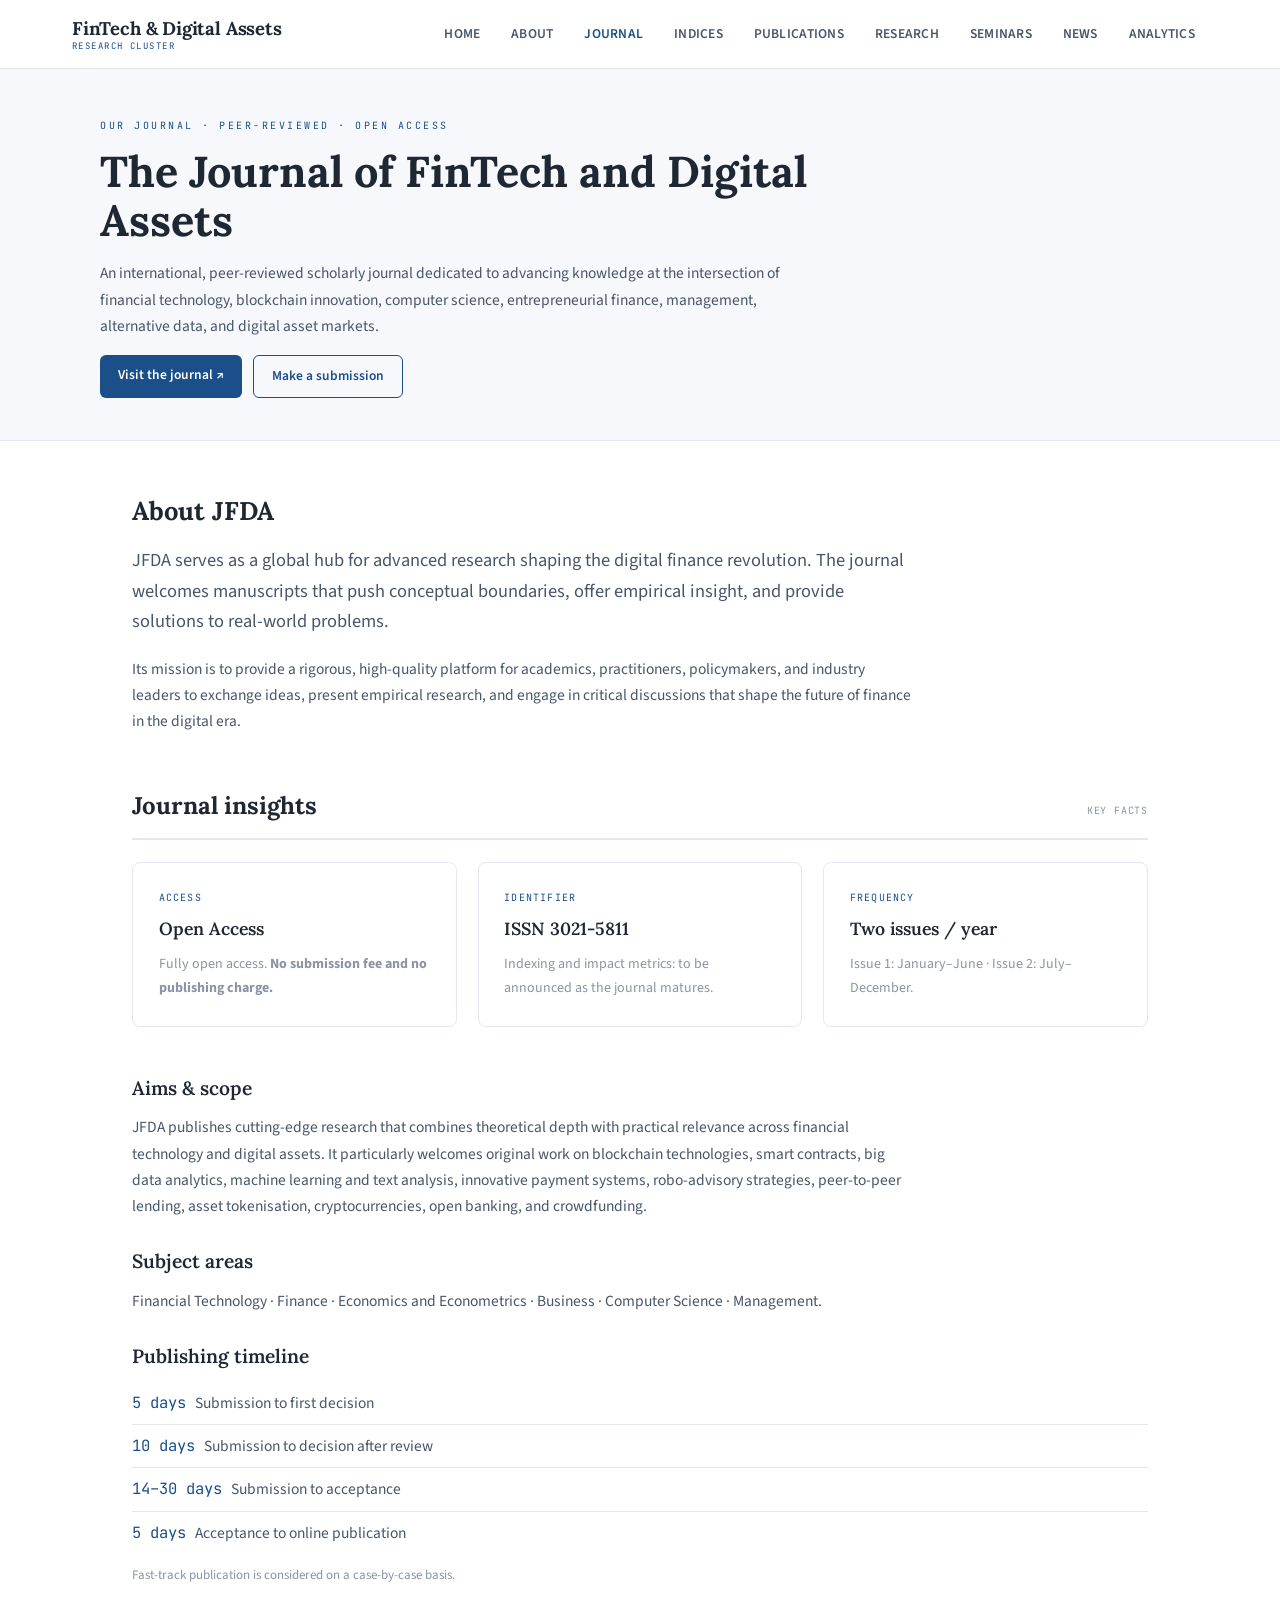
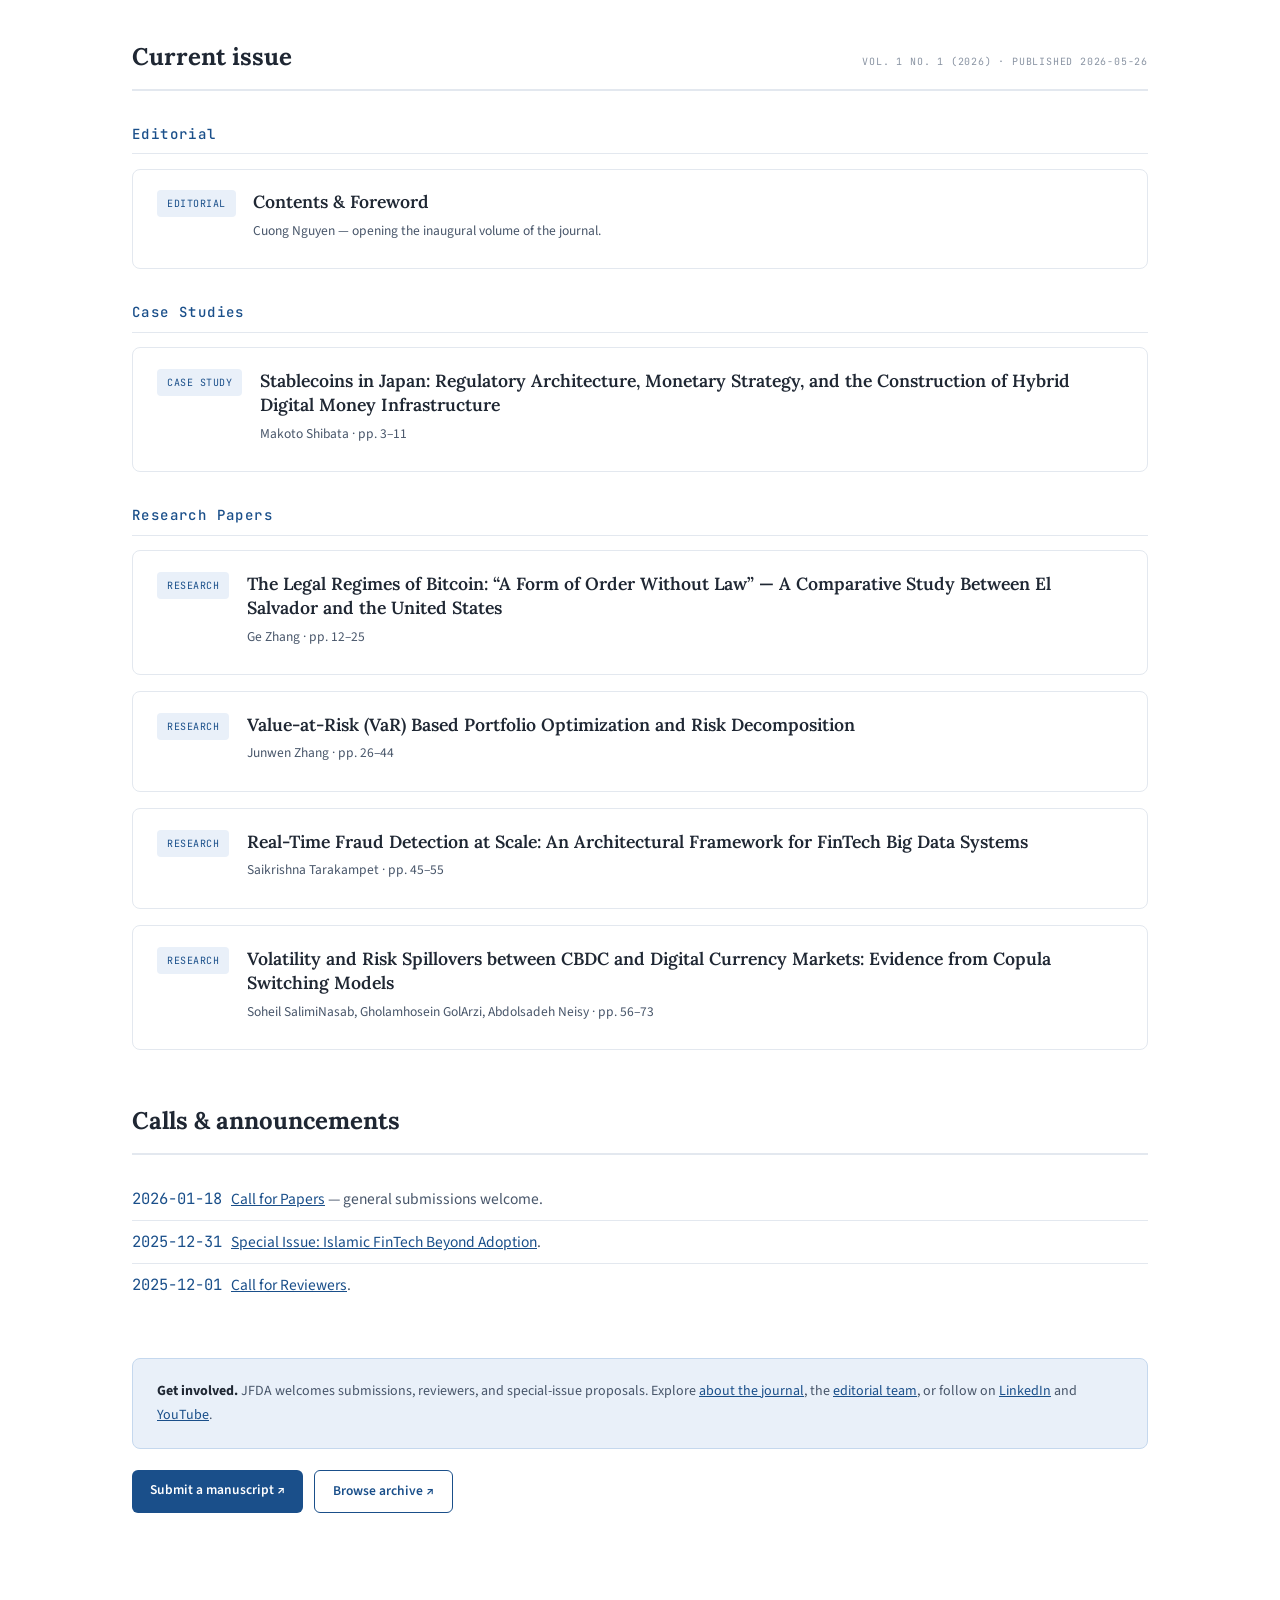
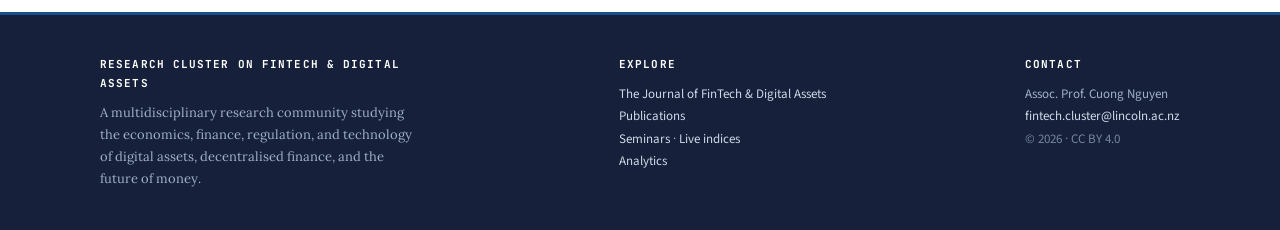
<file: fintech-cluster-website/journal.html>
<!DOCTYPE html>
<html lang="en">
<head>
<meta charset="UTF-8"/>
<meta name="viewport" content="width=device-width,initial-scale=1.0"/>
<title>The Journal of FinTech and Digital Assets (JFDA)</title>
<meta name="description" content="The Journal of FinTech and Digital Assets (JFDA) — an international, peer-reviewed journal published at Lincoln University."/>
<link rel="preconnect" href="https://fonts.googleapis.com"/>
<link rel="preconnect" href="https://fonts.gstatic.com" crossorigin/>
<link href="https://fonts.googleapis.com/css2?family=Lora:ital,wght@0,400;0,500;0,600;0,700;1,400&family=Source+Sans+3:wght@300;400;600;700&family=JetBrains+Mono:wght@300;400;500&display=swap" rel="stylesheet"/>
<link rel="stylesheet" href="assets/style.css"/>
</head>
<body>

<div class="hero">
  <div class="hero-inner">
    <div class="hero-kicker">Our Journal · Peer-reviewed · Open Access</div>
    <h1 class="hero-title">The Journal of FinTech and Digital Assets</h1>
    <p class="hero-desc">
      An international, peer-reviewed scholarly journal dedicated to advancing knowledge at the
      intersection of financial technology, blockchain innovation, computer science,
      entrepreneurial finance, management, alternative data, and digital asset markets.
    </p>
    <div class="btn-row">
      <a class="btn" href="https://journals.lincoln.ac.nz/index.php/JFDA" target="_blank" rel="noopener">Visit the journal ↗</a>
      <a class="btn btn-outline" href="https://journals.lincoln.ac.nz/index.php/JFDA/about/submissions" target="_blank" rel="noopener">Make a submission</a>
    </div>
  </div>
</div>

<div class="main">

  <section class="section">
    <h2 class="block">About JFDA</h2>
    <p class="lead">
      JFDA serves as a global hub for advanced research shaping the digital finance revolution.
      The journal welcomes manuscripts that push conceptual boundaries, offer empirical insight,
      and provide solutions to real-world problems.
    </p>
    <p class="body">
      Its mission is to provide a rigorous, high-quality platform for academics, practitioners,
      policymakers, and industry leaders to exchange ideas, present empirical research, and engage
      in critical discussions that shape the future of finance in the digital era.
    </p>
  </section>

  <section class="section">
    <div class="section-header">
      <div class="section-title">Journal insights</div>
      <div class="section-meta">KEY FACTS</div>
    </div>

    <div class="card-grid">
      <div class="card">
        <div class="theme-tag">Access</div>
        <h3 class="block" style="font-size:1.1rem;margin-top:.2rem">Open Access</h3>
        <p class="muted" style="font-size:14px">Fully open access. <strong>No submission fee and no publishing charge.</strong></p>
      </div>
      <div class="card">
        <div class="theme-tag">Identifier</div>
        <h3 class="block" style="font-size:1.1rem;margin-top:.2rem">ISSN 3021-5811</h3>
        <p class="muted" style="font-size:14px">Indexing and impact metrics: to be announced as the journal matures.</p>
      </div>
      <div class="card">
        <div class="theme-tag">Frequency</div>
        <h3 class="block" style="font-size:1.1rem;margin-top:.2rem">Two issues / year</h3>
        <p class="muted" style="font-size:14px">Issue 1: January–June · Issue 2: July–December.</p>
      </div>
    </div>

    <h3 class="block">Aims &amp; scope</h3>
    <p class="body">
      JFDA publishes cutting-edge research that combines theoretical depth with practical relevance
      across financial technology and digital assets. It particularly welcomes original work on
      blockchain technologies, smart contracts, big data analytics, machine learning and text
      analysis, innovative payment systems, robo-advisory strategies, peer-to-peer lending,
      asset tokenisation, cryptocurrencies, open banking, and crowdfunding.
    </p>

    <h3 class="block">Subject areas</h3>
    <p class="body">
      Financial Technology · Finance · Economics and Econometrics · Business ·
      Computer Science · Management.
    </p>

    <h3 class="block">Publishing timeline</h3>
    <ul class="clean">
      <li><span class="mono" style="color:var(--accent)">5 days</span> &nbsp; Submission to first decision</li>
      <li><span class="mono" style="color:var(--accent)">10 days</span> &nbsp; Submission to decision after review</li>
      <li><span class="mono" style="color:var(--accent)">14–30 days</span> &nbsp; Submission to acceptance</li>
      <li><span class="mono" style="color:var(--accent)">5 days</span> &nbsp; Acceptance to online publication</li>
    </ul>
    <p class="muted" style="font-size:13px;margin-top:.6rem">Fast-track publication is considered on a case-by-case basis.</p>
  </section>

  <section class="section">
    <div class="section-header">
      <div class="section-title">Current issue</div>
      <div class="section-meta">VOL. 1 NO. 1 (2026) · PUBLISHED 2026-05-26</div>
    </div>

    <div class="pub-year">Editorial</div>
    <div class="news-item">
      <div class="news-source">EDITORIAL</div>
      <div class="news-body">
        <h4><a href="https://journals.lincoln.ac.nz/index.php/JFDA/issue/current" target="_blank" rel="noopener">Contents &amp; Foreword</a></h4>
        <p class="muted">Cuong Nguyen — opening the inaugural volume of the journal.</p>
      </div>
    </div>

    <div class="pub-year">Case Studies</div>
    <div class="news-item">
      <div class="news-source">CASE STUDY</div>
      <div class="news-body">
        <h4><a href="https://journals.lincoln.ac.nz/index.php/JFDA/issue/current" target="_blank" rel="noopener">Stablecoins in Japan: Regulatory Architecture, Monetary Strategy, and the Construction of Hybrid Digital Money Infrastructure</a></h4>
        <p class="muted">Makoto Shibata · pp. 3–11</p>
      </div>
    </div>

    <div class="pub-year">Research Papers</div>
    <div class="news-item">
      <div class="news-source">RESEARCH</div>
      <div class="news-body">
        <h4><a href="https://journals.lincoln.ac.nz/index.php/JFDA/issue/current" target="_blank" rel="noopener">The Legal Regimes of Bitcoin: “A Form of Order Without Law” — A Comparative Study Between El Salvador and the United States</a></h4>
        <p class="muted">Ge Zhang · pp. 12–25</p>
      </div>
    </div>
    <div class="news-item">
      <div class="news-source">RESEARCH</div>
      <div class="news-body">
        <h4><a href="https://journals.lincoln.ac.nz/index.php/JFDA/issue/current" target="_blank" rel="noopener">Value-at-Risk (VaR) Based Portfolio Optimization and Risk Decomposition</a></h4>
        <p class="muted">Junwen Zhang · pp. 26–44</p>
      </div>
    </div>
    <div class="news-item">
      <div class="news-source">RESEARCH</div>
      <div class="news-body">
        <h4><a href="https://journals.lincoln.ac.nz/index.php/JFDA/issue/current" target="_blank" rel="noopener">Real-Time Fraud Detection at Scale: An Architectural Framework for FinTech Big Data Systems</a></h4>
        <p class="muted">Saikrishna Tarakampet · pp. 45–55</p>
      </div>
    </div>
    <div class="news-item">
      <div class="news-source">RESEARCH</div>
      <div class="news-body">
        <h4><a href="https://journals.lincoln.ac.nz/index.php/JFDA/issue/current" target="_blank" rel="noopener">Volatility and Risk Spillovers between CBDC and Digital Currency Markets: Evidence from Copula Switching Models</a></h4>
        <p class="muted">Soheil SalimiNasab, Gholamhosein GolArzi, Abdolsadeh Neisy · pp. 56–73</p>
      </div>
    </div>
  </section>

  <section class="section">
    <div class="section-header"><div class="section-title">Calls &amp; announcements</div></div>
    <ul class="clean">
      <li><span class="mono" style="color:var(--accent)">2026-01-18</span> &nbsp; <a href="https://journals.lincoln.ac.nz/index.php/JFDA/announcement" target="_blank" rel="noopener">Call for Papers</a> — general submissions welcome.</li>
      <li><span class="mono" style="color:var(--accent)">2025-12-31</span> &nbsp; <a href="https://journals.lincoln.ac.nz/index.php/JFDA/announcement" target="_blank" rel="noopener">Special Issue: Islamic FinTech Beyond Adoption</a>.</li>
      <li><span class="mono" style="color:var(--accent)">2025-12-01</span> &nbsp; <a href="https://journals.lincoln.ac.nz/index.php/JFDA/announcement" target="_blank" rel="noopener">Call for Reviewers</a>.</li>
    </ul>
  </section>

  <section class="section">
    <div class="callout">
      <strong>Get involved.</strong> JFDA welcomes submissions, reviewers, and special-issue
      proposals. Explore <a href="https://journals.lincoln.ac.nz/index.php/JFDA/about" target="_blank" rel="noopener">about the journal</a>,
      the <a href="https://journals.lincoln.ac.nz/index.php/JFDA/about/editorialTeam" target="_blank" rel="noopener">editorial team</a>,
      or follow on
      <a href="https://www.linkedin.com/company/the-journal-of-fintech-and-digital-assets/" target="_blank" rel="noopener">LinkedIn</a>
      and <a href="https://www.youtube.com/@jfda2025" target="_blank" rel="noopener">YouTube</a>.
    </div>
    <div class="btn-row">
      <a class="btn" href="https://journals.lincoln.ac.nz/index.php/JFDA/about/submissions" target="_blank" rel="noopener">Submit a manuscript ↗</a>
      <a class="btn btn-outline" href="https://journals.lincoln.ac.nz/index.php/JFDA/issue/archive" target="_blank" rel="noopener">Browse archive ↗</a>
    </div>
  </section>

</div>

<script src="assets/site.js"></script>
</body>
</html>
</file>
<file: fintech-cluster-website/assets/style.css>
/* ============================================================
   Research Cluster on FinTech & Digital Assets
   Shared stylesheet — clean academic aesthetic
   (palette & type inspired by anh-tuan-le.github.io)
   ============================================================ */

:root{
  --bg:#ffffff;
  --bg-alt:#f6f8fb;
  --surface:#ffffff;
  --surface2:#f1f4f8;
  --border:#e3e8ef;
  --border2:#cdd5e0;
  --ink:#1f2733;
  --ink2:#48566a;
  --ink3:#8a94a3;
  --accent:#1a4f8a;
  --accent2:#2e72c4;
  --accent-light:#e9f0f9;
  --gold:#c08a2d;
  --red:#c0392b;
  --green:#1a7a4f;
  --amber:#c07a1a;
  --purple:#7a3d9c;
  --rule:#e3e8ef;
  --maxw:1080px;
  --serif:'Lora', Georgia, 'Times New Roman', serif;
  --sans:'Source Sans 3','Segoe UI', system-ui, sans-serif;
  --mono:'JetBrains Mono', monospace;
}

*,*::before,*::after{box-sizing:border-box;margin:0;padding:0}
html{scroll-behavior:smooth}
body{background:var(--bg);color:var(--ink);font-family:var(--sans);font-size:15.5px;line-height:1.7;min-height:100vh;display:flex;flex-direction:column}
a{color:var(--accent)}
a:hover{color:var(--accent2)}
img{max-width:100%;display:block}

/* TOP NAV */
.navbar{background:#fff;border-bottom:1px solid var(--border);position:sticky;top:0;z-index:100}
.navbar-inner{max-width:1200px;margin:0 auto;padding:0 2rem;height:68px;display:flex;align-items:center;justify-content:space-between;gap:1rem}
.navbar-brand{font-family:var(--serif);font-weight:700;font-size:1.15rem;color:var(--ink);text-decoration:none;letter-spacing:-.01em;line-height:1.2}
.navbar-brand span{display:block;font-family:var(--mono);font-size:9px;font-weight:400;letter-spacing:.16em;text-transform:uppercase;color:var(--accent);margin-top:2px}
.navbar-links{display:flex;align-items:center;gap:.3rem;flex-wrap:wrap}
.navbar-links a{font-family:var(--sans);font-size:13.5px;font-weight:600;letter-spacing:.02em;text-transform:uppercase;padding:9px 13px;color:var(--ink2);text-decoration:none;border-radius:4px;transition:all .15s;white-space:nowrap}
.navbar-links a:hover{color:var(--accent);background:var(--accent-light)}
.navbar-links a.active{color:var(--accent)}
.navbar-toggle{display:none;background:none;border:none;font-size:1.5rem;color:var(--ink);cursor:pointer}
@media(max-width:840px){
  .navbar-toggle{display:block}
  .navbar-links{display:none;position:absolute;top:68px;left:0;right:0;background:#fff;flex-direction:column;align-items:stretch;gap:0;border-bottom:1px solid var(--border);box-shadow:0 8px 20px rgba(0,0,0,.06);padding:.5rem 0}
  .navbar-links.open{display:flex}
  .navbar-links a{padding:12px 2rem;border-radius:0}
}

/* HERO with BACKGROUND IMAGE */
.hero-bg{position:relative;background:linear-gradient(180deg,rgba(15,28,52,.55),rgba(15,28,52,.72)),url('../img/hero-bg.jpg') center/cover no-repeat;background-color:#0f1c34;border-bottom:3px solid var(--accent);color:#fff;padding:5.5rem 2rem;text-align:left}
.hero-bg-inner{max-width:var(--maxw);margin:0 auto}
.hero-bg-kicker{font-family:var(--mono);font-size:11px;letter-spacing:.28em;text-transform:uppercase;color:#bcd4ee;margin-bottom:1.2rem}
.hero-bg-title{font-family:var(--serif);font-weight:700;font-size:clamp(2.2rem,5.5vw,4rem);line-height:1.08;text-shadow:0 2px 24px rgba(0,0,0,.35);max-width:900px}
.hero-bg-sub{font-size:clamp(1rem,2vw,1.2rem);color:#e4ecf6;margin-top:1.2rem;max-width:640px;line-height:1.6;font-weight:300}
.hero-bg-pills{display:flex;gap:.55rem;flex-wrap:wrap;margin-top:1.8rem}
.hero-bg-pills .pill{font-family:var(--mono);font-size:10px;letter-spacing:.1em;padding:5px 12px;border:1px solid rgba(255,255,255,.3);border-radius:20px;color:#dce7f3;background:rgba(255,255,255,.07);backdrop-filter:blur(4px)}

/* SIMPLE PAGE HERO */
.hero{background:var(--bg-alt);border-bottom:1px solid var(--border);padding:3rem 2rem 2.6rem}
.hero-inner{max-width:var(--maxw);margin:0 auto}
.hero-kicker{font-family:var(--mono);font-size:10px;letter-spacing:.25em;text-transform:uppercase;color:var(--accent);margin-bottom:.9rem}
.hero-title{font-family:var(--serif);font-size:clamp(1.9rem,4vw,2.7rem);font-weight:700;line-height:1.13;color:var(--ink);max-width:800px;margin-bottom:.9rem}
.hero-desc{font-size:15.5px;line-height:1.7;color:var(--ink2);max-width:680px}
.hero-pills{display:flex;gap:.5rem;flex-wrap:wrap;margin-top:1.4rem}
.pill{font-family:var(--mono);font-size:10px;letter-spacing:.1em;padding:4px 11px;border:1px solid var(--border2);border-radius:3px;color:var(--ink3);background:var(--surface2)}

/* LAYOUT */
.main{max-width:var(--maxw);margin:0 auto;padding:3rem 2rem;width:100%;flex:1}
.section{margin-bottom:3.2rem}
.section-header{display:flex;align-items:baseline;justify-content:space-between;gap:1rem;margin-bottom:1.4rem;padding-bottom:.7rem;border-bottom:2px solid var(--rule)}
.section-title{font-family:var(--serif);font-size:1.5rem;font-weight:700;color:var(--ink)}
.section-meta{font-family:var(--mono);font-size:10px;color:var(--ink3);letter-spacing:.08em;white-space:nowrap}
h2.block{font-family:var(--serif);font-size:1.6rem;font-weight:700;margin:0 0 .8rem;color:var(--ink)}
h3.block{font-family:var(--serif);font-size:1.2rem;font-weight:600;margin:1.6rem 0 .6rem;color:var(--ink)}
p.body{color:var(--ink2);margin-bottom:1rem;max-width:780px}
.lead{font-size:1.15rem;color:var(--ink2);line-height:1.65;max-width:780px;margin-bottom:1.2rem}

/* CARDS */
.card{background:var(--surface);border:1px solid var(--border);border-radius:8px;padding:1.6rem;margin-bottom:1.2rem;transition:box-shadow .2s,transform .2s}
.card:hover{box-shadow:0 6px 22px rgba(20,40,80,.08);transform:translateY(-2px)}
.card-grid{display:grid;grid-template-columns:repeat(auto-fit,minmax(260px,1fr));gap:1.3rem}

/* PEOPLE */
.people-grid{display:grid;grid-template-columns:repeat(auto-fill,minmax(190px,1fr));gap:1.6rem}
.person{text-align:center}
.person-photo{width:120px;height:120px;border-radius:50%;margin:0 auto .8rem;object-fit:cover;background:linear-gradient(135deg,var(--accent-light),var(--surface2));border:3px solid #fff;box-shadow:0 3px 12px rgba(20,40,80,.1);display:flex;align-items:center;justify-content:center;font-family:var(--serif);font-size:2rem;color:var(--accent);font-weight:600}
.person-name{font-family:var(--serif);font-weight:600;font-size:1.05rem;color:var(--ink)}
.person-role{font-size:13px;color:var(--ink3);margin-top:.1rem}
.person-links{margin-top:.4rem;display:flex;gap:.6rem;justify-content:center;font-size:11px;font-family:var(--mono)}

/* FEATURE */
.feature{display:grid;grid-template-columns:160px 1fr;gap:1.6rem;align-items:center;background:var(--bg-alt);border:1px solid var(--border);border-radius:10px;padding:1.8rem}
@media(max-width:620px){.feature{grid-template-columns:1fr;text-align:center}}
.feature-badge{width:140px;height:140px;border-radius:12px;background:linear-gradient(135deg,var(--accent),var(--accent2));display:flex;align-items:center;justify-content:center;color:#fff;font-family:var(--serif);font-weight:700;font-size:2.4rem;margin:0 auto;box-shadow:0 6px 18px rgba(26,79,138,.25)}

/* PUBLICATIONS */
.pub-filters{display:flex;gap:.5rem;flex-wrap:wrap;margin-bottom:1.6rem}
.pub-filter{font-family:var(--mono);font-size:11px;padding:6px 13px;border:1px solid var(--border2);background:var(--surface);color:var(--ink3);cursor:pointer;border-radius:20px;transition:all .15s}
.pub-filter:hover{border-color:var(--accent);color:var(--accent)}
.pub-filter.active{background:var(--accent);border-color:var(--accent);color:#fff}
.pub-year{font-family:var(--mono);font-size:14px;letter-spacing:.1em;color:var(--accent);font-weight:500;margin:2rem 0 .9rem;padding-bottom:.4rem;border-bottom:1px solid var(--rule)}
.pub{display:grid;grid-template-columns:84px 1fr;gap:1.3rem;padding:1.2rem 0;border-bottom:1px solid var(--border);align-items:start}
@media(max-width:600px){.pub{grid-template-columns:1fr;gap:.6rem}}
.pub-thumb{width:84px;height:108px;background:var(--surface2);border:1px solid var(--border);border-radius:4px;display:flex;align-items:center;justify-content:center;font-family:var(--mono);font-size:9px;color:var(--ink3);text-align:center;padding:6px}
.pub-badge{display:inline-block;font-family:var(--mono);font-size:9px;letter-spacing:.08em;text-transform:uppercase;padding:2px 8px;border-radius:3px;margin-bottom:.5rem}
.b-journal{background:var(--accent-light);color:var(--accent)}
.b-working{background:#fbf2e3;color:var(--amber)}
.b-conf{background:#e8f5ee;color:var(--green)}
.b-chapter{background:#f4ecf9;color:var(--purple)}
.pub-title{font-family:var(--serif);font-size:1.12rem;font-weight:600;line-height:1.4;margin-bottom:.3rem}
.pub-title a{color:var(--ink);text-decoration:none}
.pub-title a:hover{color:var(--accent)}
.pub-authors{font-size:13.5px;color:var(--ink2);margin-bottom:.25rem}
.pub-authors .me{font-weight:700;color:var(--ink)}
.pub-venue{font-size:13px;color:var(--ink3);font-style:italic;margin-bottom:.5rem}
.pub-links{display:flex;gap:.5rem;flex-wrap:wrap}
.pub-link{font-family:var(--mono);font-size:10px;letter-spacing:.05em;padding:3px 10px;border:1px solid var(--border2);border-radius:3px;color:var(--ink2);text-decoration:none;transition:all .15s}
.pub-link:hover{border-color:var(--accent);color:var(--accent);background:var(--accent-light)}

/* THEMES */
.theme{background:var(--surface);border:1px solid var(--border);border-left:4px solid var(--accent);border-radius:8px;padding:1.6rem;margin-bottom:1.2rem;transition:box-shadow .2s}
.theme:hover{box-shadow:0 6px 22px rgba(20,40,80,.07)}
.theme-tag{font-family:var(--mono);font-size:10px;letter-spacing:.12em;text-transform:uppercase;color:var(--accent);margin-bottom:.5rem}
.theme h3{font-family:var(--serif);font-size:1.25rem;font-weight:600;margin-bottom:.5rem;color:var(--ink)}

/* SEMINARS */
.seminar{display:grid;grid-template-columns:120px 1fr;gap:1.4rem;padding:1.3rem 0;border-bottom:1px solid var(--border)}
@media(max-width:600px){.seminar{grid-template-columns:1fr;gap:.5rem}}
.seminar-date{font-family:var(--mono);font-size:12px;color:var(--accent);font-weight:500;line-height:1.5}
.seminar-date .day{font-size:1.7rem;color:var(--ink);display:block;font-weight:600;font-family:var(--serif)}
.seminar h4{font-family:var(--serif);font-size:1.15rem;font-weight:600;margin-bottom:.3rem;color:var(--ink)}
.seminar-speaker{font-size:13.5px;color:var(--ink2);margin-bottom:.3rem}
.seminar-meta{font-family:var(--mono);font-size:10px;color:var(--ink3);letter-spacing:.05em}
.tag-upcoming{display:inline-block;font-family:var(--mono);font-size:9px;letter-spacing:.08em;padding:2px 8px;background:var(--green);color:#fff;border-radius:3px;text-transform:uppercase}
.tag-past{display:inline-block;font-family:var(--mono);font-size:9px;letter-spacing:.08em;padding:2px 8px;background:var(--surface2);color:var(--ink3);border-radius:3px;text-transform:uppercase}

/* NEWS */
.news-item{background:var(--surface);border:1px solid var(--border);border-radius:8px;padding:1.3rem 1.5rem;margin-bottom:1rem;display:flex;gap:1.1rem;align-items:start;transition:box-shadow .2s}
.news-item:hover{box-shadow:0 5px 18px rgba(20,40,80,.07)}
.news-source{flex-shrink:0;font-family:var(--mono);font-size:10px;padding:5px 10px;border-radius:4px;background:var(--accent-light);color:var(--accent);letter-spacing:.05em;height:fit-content;white-space:nowrap}
.news-body h4{font-family:var(--serif);font-size:1.1rem;font-weight:600;margin-bottom:.3rem;line-height:1.4}
.news-body h4 a{color:var(--ink);text-decoration:none}
.news-body h4 a:hover{color:var(--accent)}
.news-body p{font-size:13.5px;color:var(--ink2);margin-bottom:.3rem}
.news-time{font-family:var(--mono);font-size:10px;color:var(--ink3)}

/* CHART CARD */
.chart-card{background:var(--surface);border:1px solid var(--border);border-radius:8px;overflow:hidden;margin-bottom:1.5rem;transition:box-shadow .2s}
.chart-card:hover{box-shadow:0 4px 18px rgba(20,40,80,.07)}
.chart-head{padding:1.2rem 1.5rem .9rem;border-bottom:1px solid var(--border);display:flex;align-items:flex-start;justify-content:space-between;gap:1rem;flex-wrap:wrap}
.chart-title{font-family:var(--serif);font-size:1.1rem;font-weight:600;color:var(--ink)}
.chart-subtitle{font-size:12px;color:var(--ink3);margin-top:2px}
.chart-stats{display:flex;gap:1.5rem;align-items:center;flex-shrink:0;flex-wrap:wrap}
.stat-box{text-align:right}
.stat-label{font-family:var(--mono);font-size:9px;letter-spacing:.12em;text-transform:uppercase;color:var(--ink3)}
.stat-val{font-family:var(--mono);font-size:1.1rem;font-weight:500;color:var(--ink);margin-top:1px}
.stat-val.up{color:var(--green)}
.stat-val.dn{color:var(--red)}
.chart-foot{padding:.7rem 1.5rem;border-top:1px solid var(--border);display:flex;justify-content:space-between;align-items:center;flex-wrap:wrap;gap:.5rem;background:var(--bg-alt)}
.chart-citation{font-family:var(--mono);font-size:9px;color:var(--ink3);letter-spacing:.05em}
.chart-source-link{font-family:var(--mono);font-size:10px;color:var(--accent);text-decoration:none;letter-spacing:.05em}
.chart-source-link:hover{text-decoration:underline}
.grid-2{display:grid;grid-template-columns:1fr 1fr;gap:1.5rem}
@media(max-width:780px){.grid-2{grid-template-columns:1fr}}
.live-dot{display:inline-block;width:8px;height:8px;border-radius:50%;background:var(--green);margin-right:6px;animation:pulse 1.8s infinite;vertical-align:middle}
@keyframes pulse{0%{box-shadow:0 0 0 0 rgba(26,122,79,.5)}70%{box-shadow:0 0 0 7px rgba(26,122,79,0)}100%{box-shadow:0 0 0 0 rgba(26,122,79,0)}}
.filter-nav{background:var(--surface);border-bottom:1px solid var(--border);padding:0 2rem;display:flex;align-items:center;overflow-x:auto;position:sticky;top:68px;z-index:80}
.filter-tab{font-family:var(--sans);font-size:13px;font-weight:600;padding:14px 18px;border:none;background:none;color:var(--ink3);cursor:pointer;border-bottom:2px solid transparent;white-space:nowrap;transition:all .15s}
.filter-tab:hover{color:var(--ink2)}
.filter-tab.active{color:var(--accent);border-bottom-color:var(--accent)}
.section.hidden{display:none}

.ticker{display:grid;grid-template-columns:repeat(auto-fit,minmax(150px,1fr));gap:.8rem;margin-bottom:2rem}
.tick{background:var(--surface);border:1px solid var(--border);border-radius:8px;padding:1.1rem;transition:box-shadow .2s}
.tick:hover{box-shadow:0 4px 14px rgba(20,40,80,.06)}
.tick .sym{font-family:var(--mono);font-size:11px;color:var(--ink3);letter-spacing:.08em}
.tick .price{font-family:var(--serif);font-size:1.5rem;font-weight:700;margin-top:.2rem;color:var(--ink)}
.tick .chg{font-family:var(--mono);font-size:11px;margin-top:.2rem}
.tick .chg.up{color:var(--green)}.tick .chg.dn{color:var(--red)}

/* CALLOUT */
.callout{background:var(--accent-light);border:1px solid #c5d8ee;border-radius:8px;padding:1.3rem 1.5rem;margin:1.3rem 0;font-size:14px;color:var(--ink2)}
.callout strong{color:var(--ink)}

/* STATS */
.stat-row{display:grid;grid-template-columns:repeat(auto-fit,minmax(140px,1fr));gap:1rem;margin:1.6rem 0}
.stat-big{background:var(--bg-alt);border:1px solid var(--border);border-radius:8px;padding:1.3rem;text-align:center}
.stat-big .num{font-family:var(--serif);font-size:2.3rem;font-weight:700;color:var(--accent)}
.stat-big .lbl{font-family:var(--mono);font-size:10px;letter-spacing:.1em;text-transform:uppercase;color:var(--ink3);margin-top:.3rem}

/* FOOTER */
footer{border-top:3px solid var(--accent);background:#16203a;color:#9fb0c8;padding:2.5rem 2rem;font-size:13px}
.footer-inner{max-width:var(--maxw);margin:0 auto;display:flex;justify-content:space-between;gap:2rem;flex-wrap:wrap}
footer a{color:#cdd9e8;text-decoration:none}
footer a:hover{color:#fff}
.footer-col{max-width:320px}
.footer-col strong{color:#fff;display:block;margin-bottom:.6rem;font-family:var(--mono);font-size:11px;letter-spacing:.1em}
.footer-col.lede{font-family:var(--serif)}

/* UTIL */
.muted{color:var(--ink3)}
.mono{font-family:var(--mono)}
ul.clean{list-style:none;padding:0}
ul.clean li{padding:.5rem 0;border-bottom:1px solid var(--border);color:var(--ink2)}
ul.clean li:last-child{border:none}
.btn{display:inline-block;font-family:var(--sans);font-weight:600;font-size:13.5px;padding:9px 18px;border-radius:6px;background:var(--accent);color:#fff;text-decoration:none;transition:background .15s}
.btn:hover{background:var(--accent2);color:#fff}
.btn-outline{background:transparent;border:1.5px solid var(--accent);color:var(--accent)}
.btn-outline:hover{background:var(--accent);color:#fff}
.btn-row{display:flex;gap:.7rem;flex-wrap:wrap;margin-top:1rem}
</file>
